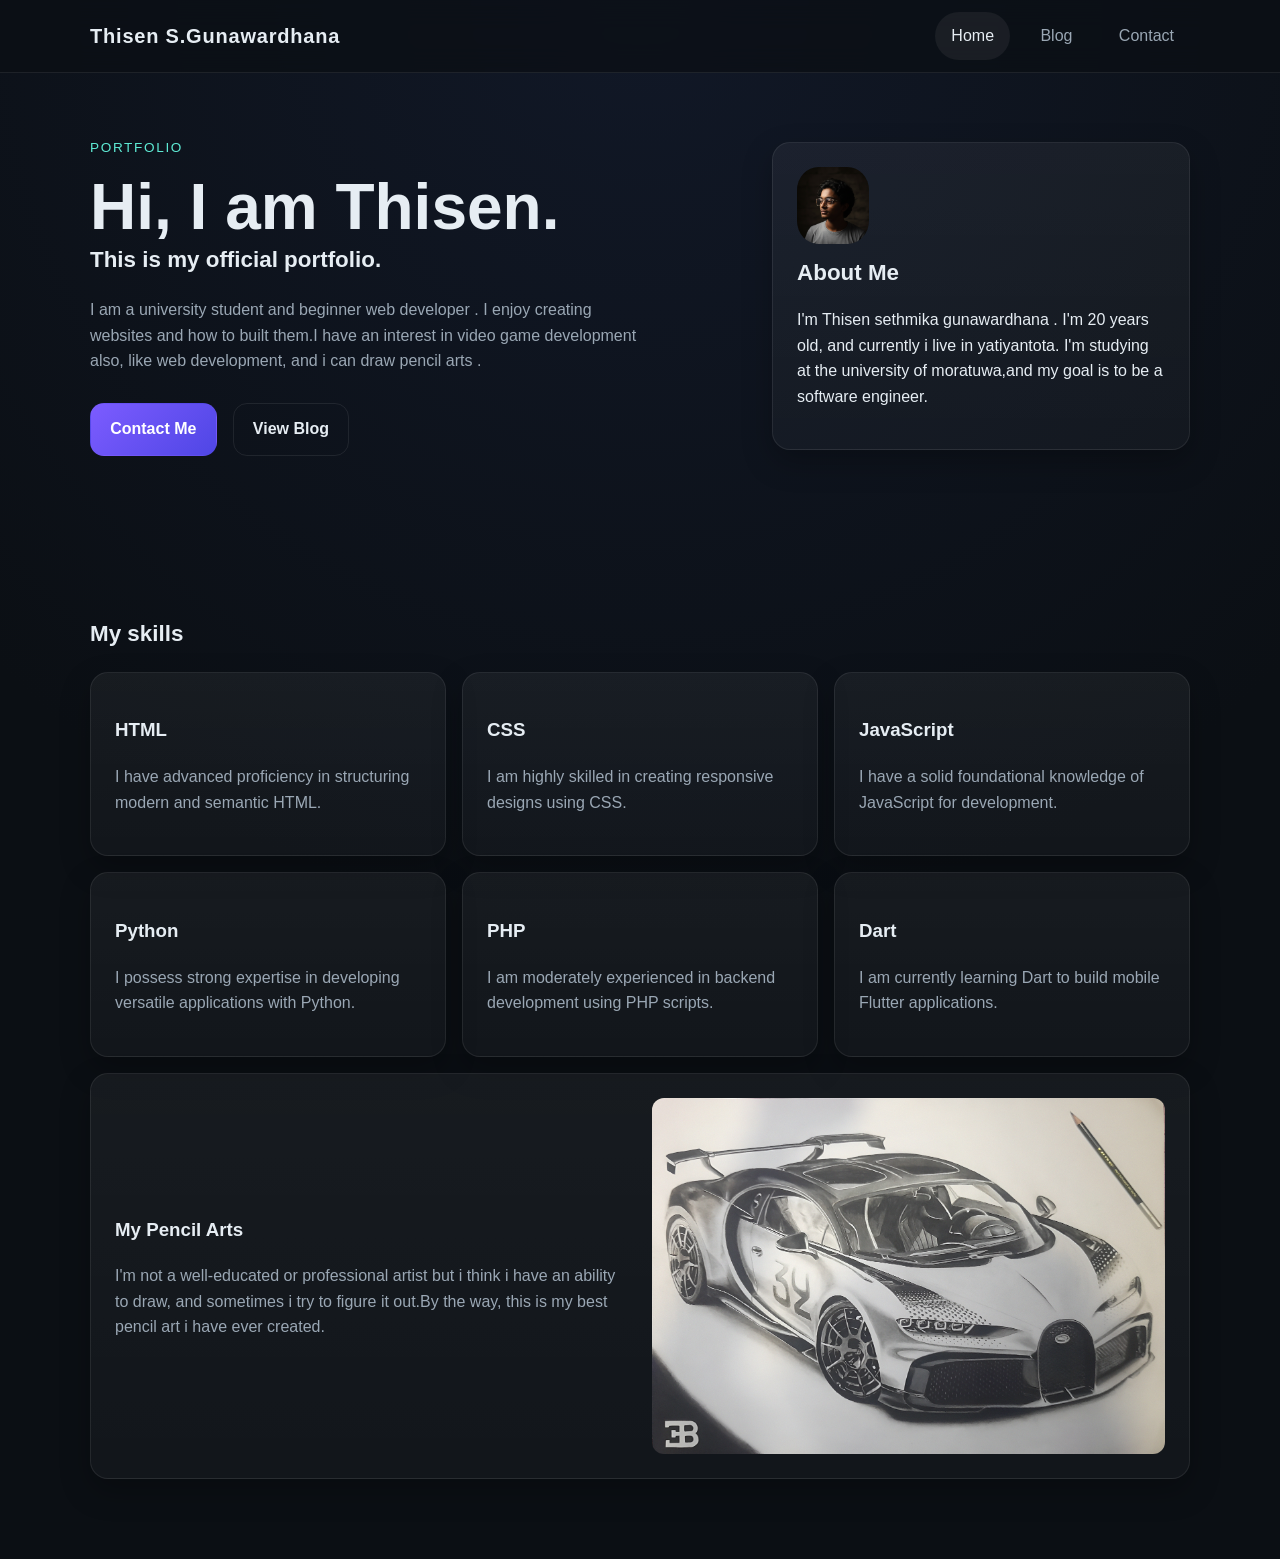
<file: index.html>
<!DOCTYPE html>
<html lang="en">
<head>
  <meta charset="UTF-8">              <!--document and meta data -->
  <meta name="viewport" content="width=device-width, initial-scale=1.0">
  <title>Portfolio | Home</title>
  <link rel="stylesheet" href="style.css">
</head>
<body>
  <header class="header">                   <!--navigation and accessibility-->
    <div class="container nav-wrapper">
      <a class="logo" href="index.html">Thisen S.Gunawardhana</a>
      <button class="menu-toggle" aria-label="Open menu" aria-expanded="false" aria-controls="nav-menu">☰</button>
      <nav class="nav" id="nav-menu">
        <a class="active" href="index.html">Home</a>
        <a href="blog.html">Blog</a>
        <a href="contact.html">Contact</a>
      </nav>
    </div>
  </header>

  <main>
    <section class="hero section">         <!--Hero section branding-->
      <div class="container hero-grid">
        <div>
          <p class="eyebrow">Portfolio</p>
          <h1>Hi, I am Thisen. </h1><h2>This is my official portfolio.</h2>
          <p class="lead">I am a university student and beginner web developer . I enjoy creating websites and how to built them.I have an interest in video game development also, like web development, and i can draw pencil arts .</p>
          <div class="hero-actions">
            <a class="btn primary" href="contact.html">Contact Me</a>
            <a class="btn secondary" href="blog.html">View Blog</a>
          </div>
        </div>

        <div class="card profile-card">              <!-- personal bio card-->
          <div class="avatar" aria-hidden="true">
            <img src="profile.jpg" style="border-radius: 30%;">
          </div>
          <h2>About Me</h2>
          <p>I'm Thisen sethmika gunawardhana . I'm 20 years old, and currently i live in yatiyantota. I'm studying at the university of moratuwa,and my goal is to be a software engineer.</p>
        </div>
      </div>
    </section>

    <section class="section">
      <div class="container">
        <h2 class="section-title">My skills</h2>
        <div class="skills-grid">             <!--skill grid-->
          <article class="card skill">
            <h3>HTML</h3>
            <p>I have advanced proficiency in structuring modern and semantic HTML.</p>
          </article>
          <article class="card skill">
            <h3>CSS</h3>
            <p>I am highly skilled in creating responsive designs using CSS.</p>
          </article>
          <article class="card skill">
            <h3>JavaScript</h3>
            <p>I have a solid foundational knowledge of JavaScript for development.</p>
          </article>
          <article class="card skill">
            <h3>Python</h3>
            <p>I possess strong expertise in developing versatile applications with Python.</p>
          </article>
          <article class="card skill">
            <h3>PHP</h3>
            <p>I am moderately experienced in backend development using PHP scripts.</p>
          </article>
          <article class="card skill">
            <h3>Dart</h3>
            <p>I am currently learning Dart to build mobile Flutter applications.</p>
          </article>
          <article class="card skill full-skill">
            <div class="full-skill-content">
              <div class="full-skill-text">
                 <h3>My Pencil Arts</h3>
                  <p>I'm not a well-educated or professional artist but i think i have an ability to draw, and sometimes i try to figure it out.By the way, this is my best pencil art i have ever created.</p>
              </div>
              <div class="full-skill-image">
                 <img src="bugatti drawing.jpg">
              </div>
           </div>
          </article>
        </div>
      </div>
    </section>
  </main>

  <script src="script.js"></script>
</body>
</html>
</file>
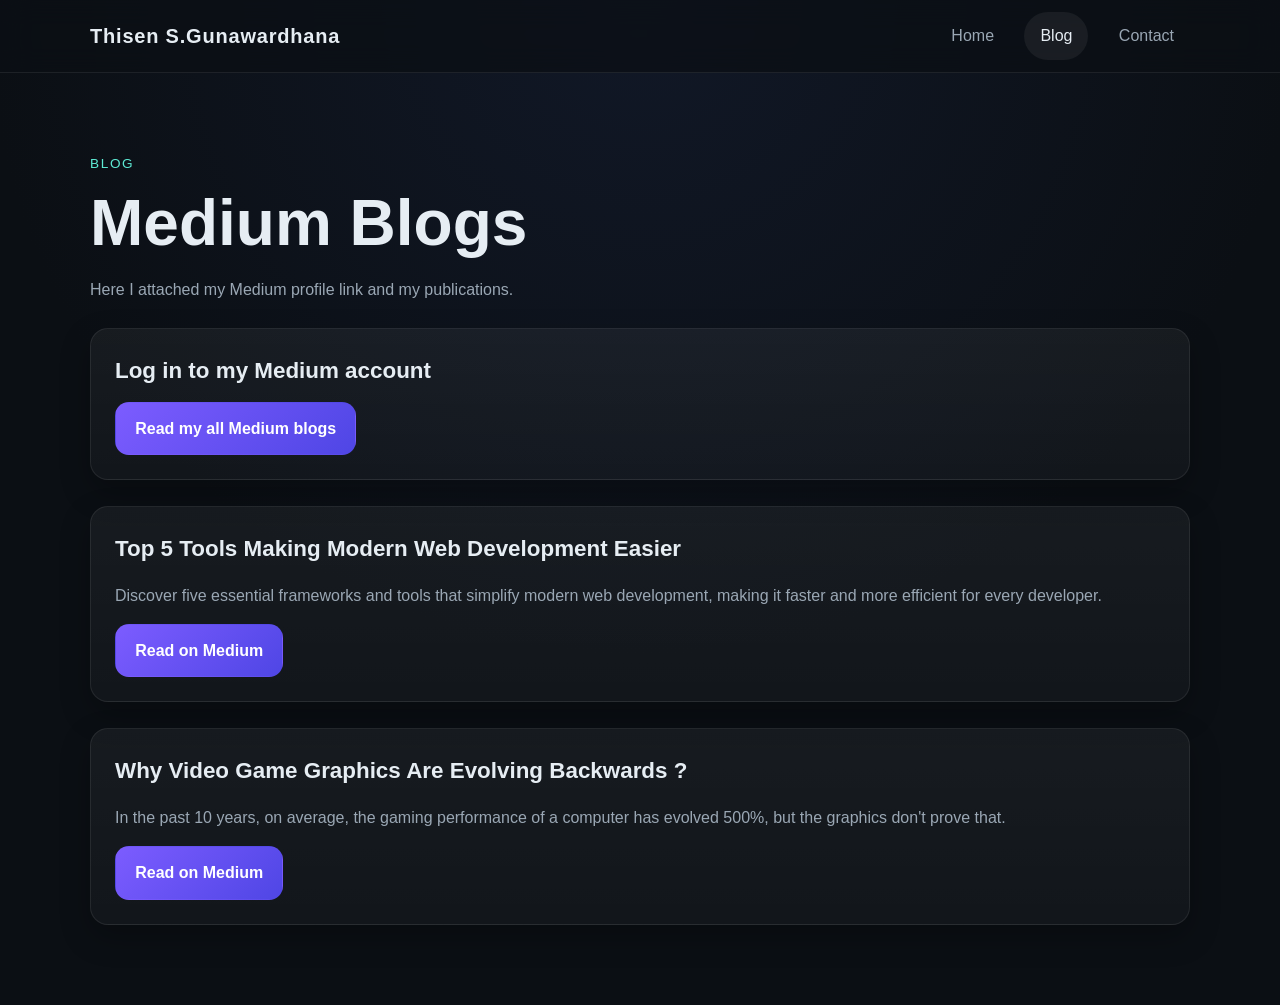
<file: blog.html>
<!DOCTYPE html>
<html lang="en">
<head>
  <meta charset="UTF-8">
  <meta name="viewport" content="width=device-width, initial-scale=1.0">
  <title>Portfolio | Blog</title>
  <link rel="stylesheet" href="style.css">
</head>
<body>
  <header class="header">
    <div class="container nav-wrapper">
      <a class="logo" href="index.html">Thisen S.Gunawardhana</a>
      <button class="menu-toggle" aria-label="Open menu" aria-expanded="false" aria-controls="nav-menu">☰</button>
      <nav class="nav" id="nav-menu">
        <a href="index.html">Home</a>
        <a class="active" href="blog.html">Blog</a>
        <a href="contact.html">Contact</a>
      </nav>
    </div>
  </header>

  <main>
    <section class="section">
      <div class="container">
        <p class="eyebrow">Blog</p>
        <h1 class="page-title">Medium Blogs</h1>
        <p class="lead">Here I attached my Medium profile link and my publications.</p><br>

        <div class="card blog-card">
          <h2 >Log in to my Medium account</h2>
         <a class="btn primary" href="https://medium.com/@thisensgunawardhana" target="_blank" rel="noopener noreferrer">Read my all Medium blogs</a>
        </div><br>
        <div class="card blog-card">
          <h2>Top 5 Tools Making Modern Web Development Easier</h2>
          <p>Discover five essential frameworks and tools that simplify modern web development, making it faster and more efficient for every developer.</p>
          <a class="btn primary" href="https://medium.com/@thisensgunawardhana/top-5-tools-making-modern-web-development-easier-3c9dc38b59c6" target="_blank" rel="noopener noreferrer">Read on Medium</a>
        </div><br>
         <div class="card blog-card">
          <h2>Why Video Game Graphics Are Evolving Backwards ?</h2>
          <p>In the past 10 years, on average, the gaming performance of a computer has evolved 500%, but the graphics don't prove that.</p>
          <a class="btn primary" href="https://medium.com/@thisensgunawardhana/why-video-game-graphics-are-evolving-backwards-8fda3e425c03" target="_blank" rel="noopener noreferrer">Read on Medium</a>
        </div>
      </div>
    </section>
  </main>

  <script src="script.js"></script>
</body>
</html>
</file>
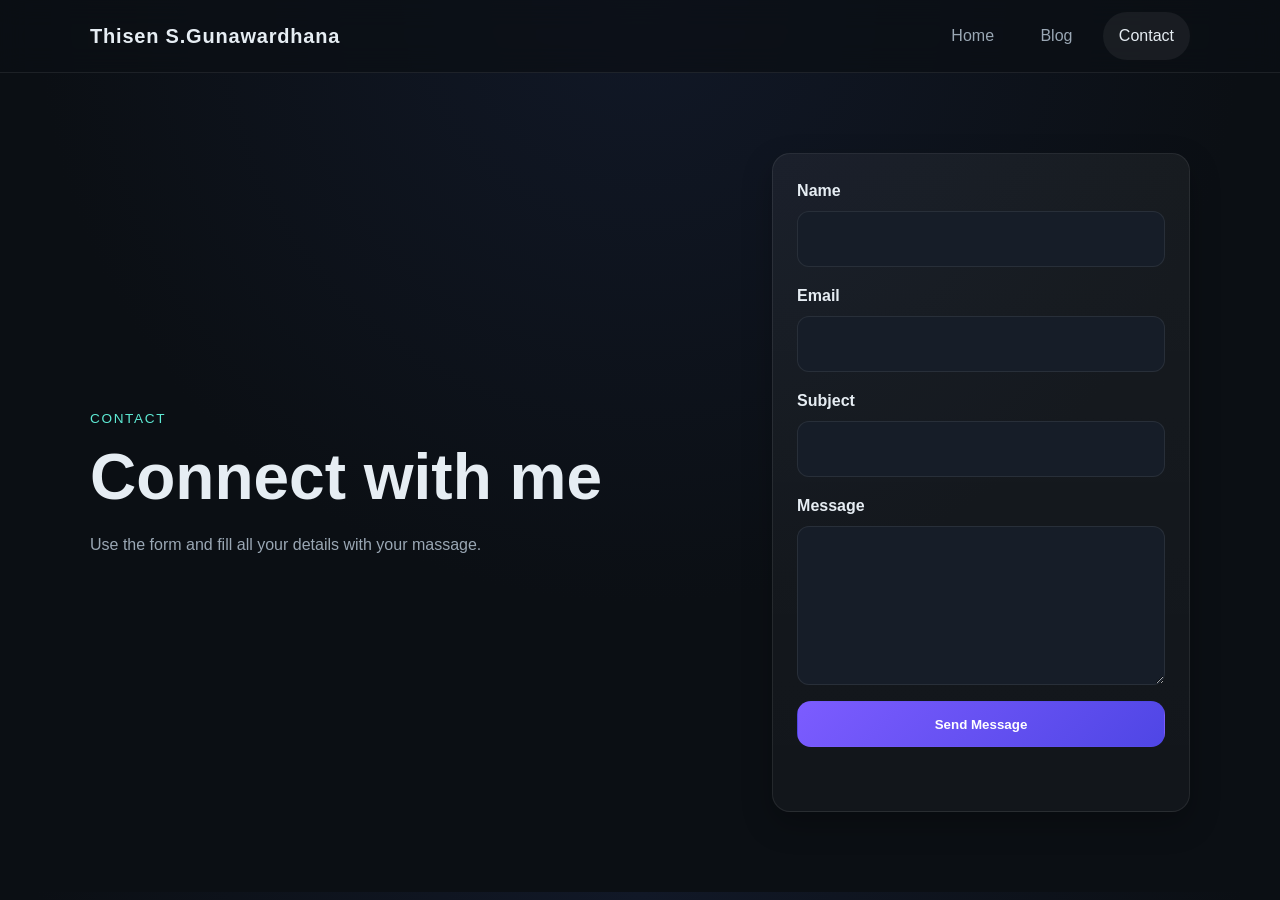
<file: contact.html>
<!DOCTYPE html>
<html lang="en">
<head>
  <meta charset="UTF-8">       <!--header matadata & stylesheet-->
  <meta name="viewport" content="width=device-width, initial-scale=1.0">
  <title>Portfolio | Contact</title>
  <link rel="stylesheet" href="style.css">
</head>
<body>
  <header class="header">           <!--globle navigation headder-->
    <div class="container nav-wrapper">
      <a class="logo" href="index.html">Thisen S.Gunawardhana</a>
      <button class="menu-toggle" aria-label="Open menu" aria-expanded="false" aria-controls="nav-menu">☰</button>
      <nav class="nav" id="nav-menu">
        <a href="index.html">Home</a>
        <a href="blog.html">Blog</a>
        <a class="active" href="contact.html">Contact</a>
      </nav>
    </div>
  </header>

  <main>
    <section class="section">            <!--contacts layout grid -->
      <div class="container contact-grid">
        <div>
          <p class="eyebrow">Contact</p>
          <h1 class="page-title">Connect with me</h1>
          <p class="lead">Use the form and fill all your details with your massage.</p>
        </div>            <!--Intractive form configuration -->

        <form class="card form-card" id="contactForm" novalidate>
          <div class="form-group">
            <label for="name">Name</label>
            <input type="text" id="name" name="name" required>
          </div>

          <div class="form-group">
            <label for="email">Email</label>
            <input type="email" id="email" name="email" required>
          </div>

          <div class="form-group">
            <label for="subject">Subject</label>
            <input type="text" id="subject" name="subject" required>
          </div>

          <div class="form-group">
            <label for="message">Message</label>
            <textarea id="message" name="message" rows="5" required></textarea>
          </div>

          <button class="btn primary" type="submit">Send Message</button>
          <p class="form-message" id="formMessage" role="status" aria-live="polite"></p>
        </form>
      </div>
    </section>
  </main>

  <script src="script.js"></script>
</body>
</html>
</file>
<file: style.css>
:root {
  --bg: #0b0f14;
  --panel: #121821;
  --panel-2: #161d28;
  --text: #e6edf3;
  --muted: #9aa7b4;
  --accent: #7c5cff;
  --accent-2: #5eead4;
  --border: rgba(255, 255, 255, 0.08);
  --shadow: 0 12px 30px rgba(0, 0, 0, 0.25);
  --radius: 18px;
  --container: 1100px;
}
 /*Centralizes the "source of truth" for the site's visual identity. 
  By using CSS variables for colors (hex/rgba), spacing, and shadows, 
  we can update the entire portfolio's look (like switching to a 
  light mode) by only changing values in this specific block.*/
* {
  box-sizing: border-box;
}

html {
  scroll-behavior: smooth;
}

body {
  margin: 0;
  font-family: Arial, Helvetica, sans-serif;
  background: radial-gradient(circle at top, #111827 0%, var(--bg) 55%);
  color: var(--text);
  line-height: 1.6;
}

a {
  color: inherit;
  text-decoration: none;
}
/* layout utilities*/
img {
  max-width: 100%;
  display: block;
}
/* stickey navigaton & glassmorphism*/
.container {
  width: min(100% - 2rem, var(--container));
  margin: 0 auto;
}

.header {
  position: sticky;
  top: 0;
  z-index: 20;
  backdrop-filter: blur(14px);
  background: rgba(11, 15, 20, 0.75);
  border-bottom: 1px solid var(--border);
}

.nav-wrapper {
  min-height: 72px;
  display: flex;
  align-items: center;
  justify-content: space-between;
  gap: 1rem;
}

.logo {
  font-size: 1.25rem;
  font-weight: 700;
  letter-spacing: 0.04em;
}

.nav {
  display: flex;
  align-items: center;
  gap: 0.9rem;
}

.nav a {
  padding: 0.7rem 1rem;
  border-radius: 999px;
  color: var(--muted);
}

.nav a.active,
.nav a:hover,
.nav a:focus-visible {
  color: var(--text);
  background: rgba(255, 255, 255, 0.06);
}

.menu-toggle {
  display: none;
  border: 1px solid var(--border);
  background: var(--panel);
  color: var(--text);
  border-radius: 12px;
  padding: 0.7rem 0.9rem;
  font-size: 1rem;
}

.section {
  padding: 5rem 0;
}

.hero {
  padding-top: 4rem;
}

.hero-grid,
.contact-grid {
  display: grid;
  grid-template-columns: 1.4fr 0.9fr;
  gap: 2rem;
  align-items: center;
}

.eyebrow {
  margin: 0 0 0.8rem;
  color: var(--accent-2);
  letter-spacing: 0.12em;
  text-transform: uppercase;
  font-size: 0.85rem;
}

h1,
.page-title {
  margin: 0;
  line-height: 1.1;
  font-size: clamp(2.2rem, 5vw, 4.5rem);
}

h2 {
  margin-top: 0;
  margin-bottom: 0.8rem;
  font-size: 1.4rem;
}

.lead {
  margin: 1.2rem 0 0;
  color: var(--muted);
  max-width: 62ch;
}

.hero-actions {
  display: flex;
  flex-wrap: wrap;
  gap: 1rem;
  margin-top: 1.8rem;
}

.btn {
  display: inline-flex;
  align-items: center;
  justify-content: center;
  min-height: 46px;
  padding: 0.8rem 1.2rem;
  border-radius: 14px;
  border: 1px solid transparent;
  font-weight: 700;
  transition: transform 0.2s ease, background 0.2s ease, border-color 0.2s ease;
}

.btn:hover,
.btn:focus-visible {
  transform: translateY(-2px);
}

.btn.primary {
  background: linear-gradient(135deg, var(--accent), #4f46e5);
  color: white;
}

.btn.secondary {
  background: transparent;
  border-color: var(--border);
  color: var(--text);
}

.card {
  background: linear-gradient(180deg, rgba(255, 255, 255, 0.05), rgba(255, 255, 255, 0.03));
  border: 1px solid var(--border);
  border-radius: var(--radius);
  box-shadow: var(--shadow);
}

.profile-card,
.blog-card,
.form-card,
.skill {
  padding: 1.5rem;
}

.avatar {
  width: 72px;
  height: 72px;
  border-radius: 50%;
  display: grid;
  place-items: center;
  font-size: 1.4rem;
  font-weight: 700;
  margin-bottom: 1rem;
  background: linear-gradient(135deg, var(--accent), var(--accent-2));
  color: #0b0f14;
}

.section-title {
  margin-bottom: 1.25rem;
}

.skills-grid {
  display: grid;
  grid-template-columns: repeat(3, 1fr);
  gap: 1rem;
}

.skill p,
.blog-card p {
  color: var(--muted);
}

.form-card {
  display: grid;
  gap: 1rem;
}

.form-group {
  display: grid;
  gap: 0.45rem;
}

label {
  font-weight: 700;
}

input,
textarea {
  width: 100%;
  border: 1px solid var(--border);
  background: var(--panel-2);
  color: var(--text);
  border-radius: 12px;
  padding: 0.9rem 1rem;
  font: inherit;
}

input:focus,
textarea:focus {
  outline: 2px solid rgba(124, 92, 255, 0.5);
  outline-offset: 2px;
}

.form-message {
  margin: 0;
  min-height: 1.5rem;
  color: var(--accent-2);
  font-weight: 700;
}

@media (max-width: 900px) {
  .hero-grid,
  .contact-grid,
  .skills-grid {
    grid-template-columns: 1fr;
  }

  .section {
    padding: 4rem 0;
  }
}

@media (max-width: 700px) {
  .menu-toggle {
    display: inline-flex;
  }

  .nav {
    display: none;
    position: absolute;
    top: 72px;
    right: 1rem;
    left: 1rem;
    flex-direction: column;
    padding: 1rem;
    background: rgba(18, 24, 33, 0.98);
    border: 1px solid var(--border);
    border-radius: 16px;
  }

  .nav.open {
    display: flex;
  }

  .nav a {
    width: 100%;
  }

  .hero {
    padding-top: 3rem;
  }

  h1,
  .page-title {
    font-size: clamp(2rem, 11vw, 3rem);
  }
}
.full-skill {
  grid-column: span 3;
}

.full-skill-content {
  display: flex;
  align-items: center;
  justify-content: space-between;
  gap: 1.5rem;
}

.full-skill-text {
  flex: 1;
}

.full-skill-image {
  flex: 1;
  display: flex;
  justify-content: flex-end;
}

.full-skill-image img {
  max-width: 100%;
  border-radius: 12px;
}

@media (max-width: 900px) {
  .full-skill {
    grid-column: span 1;
  }

  .full-skill-content {
    flex-direction: column;
    text-align: center;
  }

  .full-skill-image {
    justify-content: center;
  }
}
</file>
